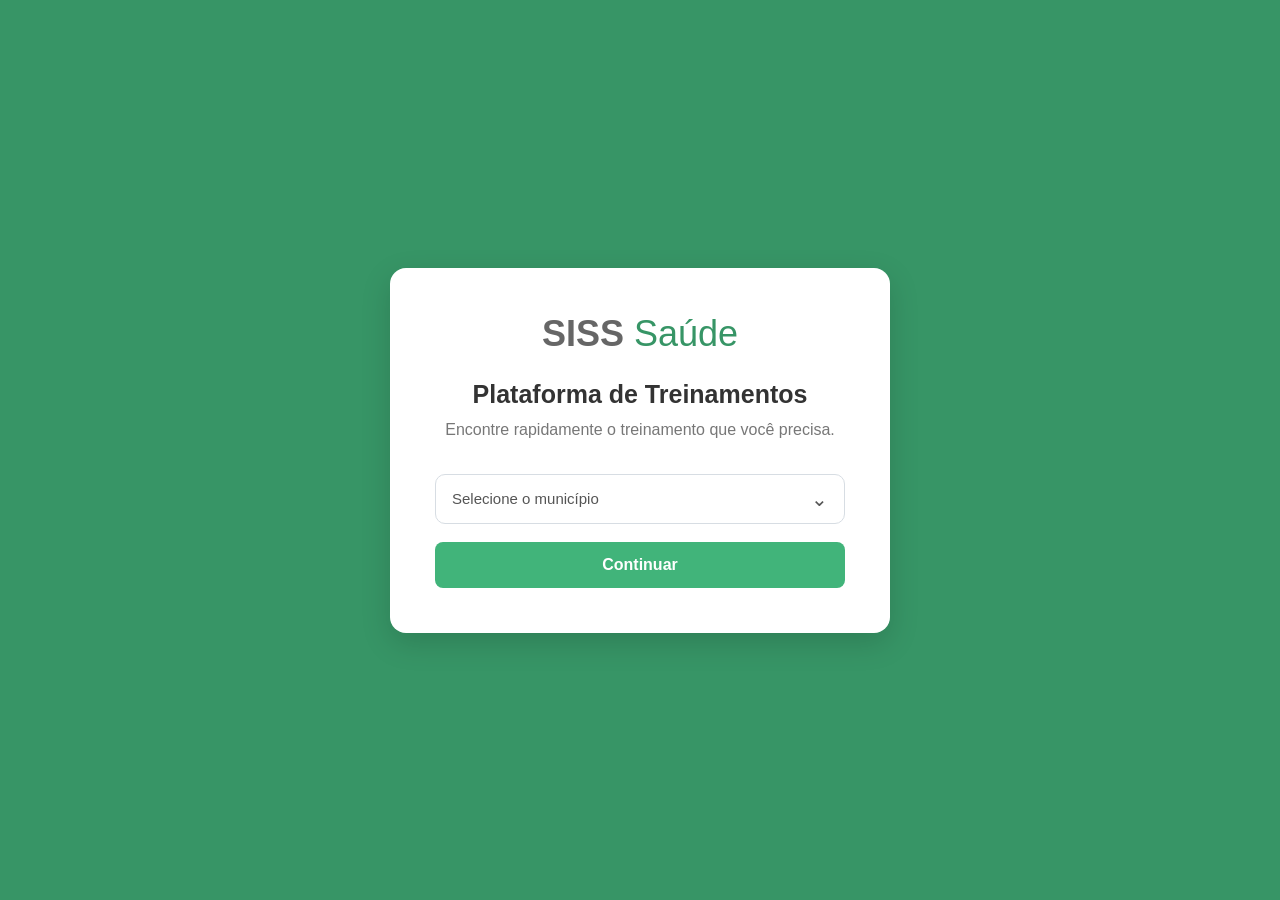
<file: index.html>
<!DOCTYPE html>
<html lang="pt-BR">
<head>
    <meta charset="UTF-8">
    <meta name="viewport" content="width=device-width, initial-scale=1.0">
    <title>Plataforma de Treinamentos</title>

    <link rel="stylesheet" href="css/style.css">
</head>

<body>

    <main class="welcome-container">

        <section class="welcome-card">

            <div class="logo-container">
                <h1>SISS <span>Saúde</span></h1>
            </div>

            <h2>Plataforma de Treinamentos</h2>

            <p>
                Encontre rapidamente o treinamento que você precisa.
            </p>

            <div class="select-custom" id="selectMunicipio">

    <button type="button" class="select-trigger">
        <span id="municipioSelecionadoTexto">
            Selecione o município
        </span>

        <span class="select-seta">⌄</span>
    </button>

    <div class="select-opcoes">

        <button type="button" data-value="Osasco">
            Osasco
        </button>

        <button type="button" data-value="Itu">
            Itu
        </button>

        <button type="button" data-value="Guarulhos">
            Guarulhos
        </button>

        <!--<button type="button" data-value="Santo André">
            Santo André
        </button>

        <button type="button" data-value="Valinhos">
            Valinhos
        </button>

        <button type="button" data-value="Barueri">
            Barueri
        </button>

        <button type="button" data-value="Mauá">
            Mauá
        </button>

        <button type="button" data-value="Jundiaí">
            Jundiaí
        </button>

        <button type="button" data-value="Águas Lindas">
            Águas Lindas
        </button>

        <button type="button" data-value="Itumbiara">
            Itumbiara
        </button>

        <button type="button" data-value="Piracicaba">
            Piracicaba
        </button>

        <button type="button" data-value="SAD">
            SAD
        </button>

        <button type="button" data-value="Campos">
            Campos
        </button>

        <button type="button" data-value="São Vicente">
            São Vicente
        </button>

        <button type="button" data-value="Paulínia">
            Paulínia
        </button>-->

    </div><br>

</div>

            <button id="btnContinuar">
                Continuar
            </button>

        </section>

    </main>

    <script src="js/app.js"></script>

</body>
</html>
</file>
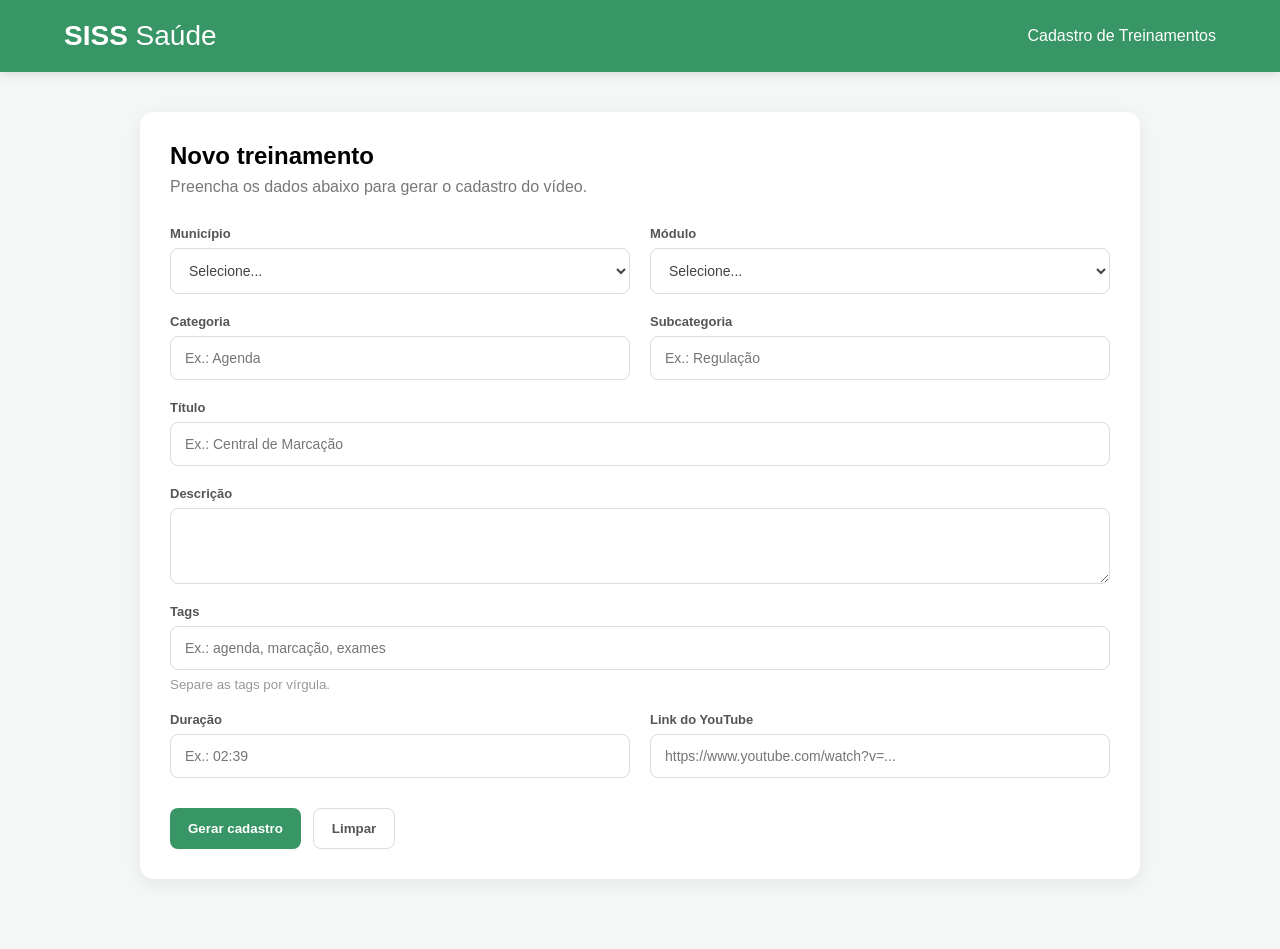
<file: admin.html>
<!doctype html>
<html lang="pt-BR">
  <head>
    <meta charset="UTF-8" />
    <meta name="viewport" content="width=device-width, initial-scale=1.0" />

    <title>Cadastro de Treinamentos</title>

    <link rel="stylesheet" href="css/style.css" />
  </head>

  <body class="admin-page">
    <header class="catalogo-header">
      <div class="catalogo-logo">SISS <span>Saúde</span></div>

      <div>Cadastro de Treinamentos</div>
    </header>

    <main class="admin-container">
      <section class="admin-card">
        <h1>Novo treinamento</h1>

        <p>Preencha os dados abaixo para gerar o cadastro do vídeo.</p>

        <div class="admin-grid">
          <div class="campo-form">
            <label for="adminMunicipio"> Município </label>

            <select id="adminMunicipio">
              <option value="">Selecione...</option>
              <option value="Osasco">Osasco</option>
              <option value="Itu">Itu</option>
              <option value="Guarulhos">Guarulhos</option>
              <option value="Santo André">Santo André</option>
              <option value="Valinhos">Valinhos</option>
              <option value="Barueri">Barueri</option>
              <option value="Mauá">Mauá</option>
              <option value="Jundiaí">Jundiaí</option>
              <option value="Águas Lindas">Águas Lindas</option>
              <option value="Itumbiara">Itumbiara</option>
              <option value="Piracicaba">Piracicaba</option>
              <option value="SAD">SAD</option>
              <option value="Campos">Campos</option>
              <option value="São Vicente">São Vicente</option>
              <option value="Paulínia">Paulínia</option>
            </select>
          </div>

          <div class="campo-form">
            <label for="adminModulo"> Módulo </label>

            <select id="adminModulo">
              <option value="">Selecione...</option>
              <option value="Ambulatorial">Ambulatorial</option>
              <option value="Hospitalar">Hospitalar</option>
            </select>
          </div>

          <div class="campo-form">
            <label for="adminCategoria"> Categoria </label>

            <input type="text" id="adminCategoria" placeholder="Ex.: Agenda" />
          </div>

          <div class="campo-form">
            <label for="adminSubcategoria"> Subcategoria </label>

            <input
              type="text"
              id="adminSubcategoria"
              placeholder="Ex.: Regulação"
            />
          </div>

          <div class="campo-form campo-largo">
            <label for="adminTitulo"> Título </label>

            <input
              type="text"
              id="adminTitulo"
              placeholder="Ex.: Central de Marcação"
            />
          </div>

          <div class="campo-form campo-largo">
            <label for="adminDescricao"> Descrição </label>

            <textarea
              id="adminDescricao"
              rows="3"
              placeholder="Descreva brevemente o treinamento"
            >
            </textarea>
          </div>

          <div class="campo-form campo-largo">
            <label for="adminTags"> Tags </label>

            <input
              type="text"
              id="adminTags"
              placeholder="Ex.: agenda, marcação, exames"
            />

            <small> Separe as tags por vírgula. </small>
          </div>

          <div class="campo-form">
            <label for="adminDuracao"> Duração </label>

            <input type="text" id="adminDuracao" placeholder="Ex.: 02:39" />
          </div>

          <div class="campo-form">
            <label for="adminVideoUrl"> Link do YouTube </label>

            <input
              type="url"
              id="adminVideoUrl"
              placeholder="https://www.youtube.com/watch?v=..."
            />
          </div>
        </div>

        <div class="admin-acoes">
          <button id="btnGerarCadastro">Gerar cadastro</button>

          <button id="btnLimparCadastro" class="btn-secundario">Limpar</button>
        </div>
      </section>

      <section
        id="resultadoAdmin"
        class="admin-resultado"
        style="display: none"
      >
        <div class="admin-resultado-topo">
          <h2>JSON gerado</h2>

          <button id="btnCopiarJson">Copiar JSON</button>
        </div>

        <pre id="jsonGerado"></pre>
      </section>
    </main>

    <script src="js/admin.js"></script>
  </body>
</html>
</file>
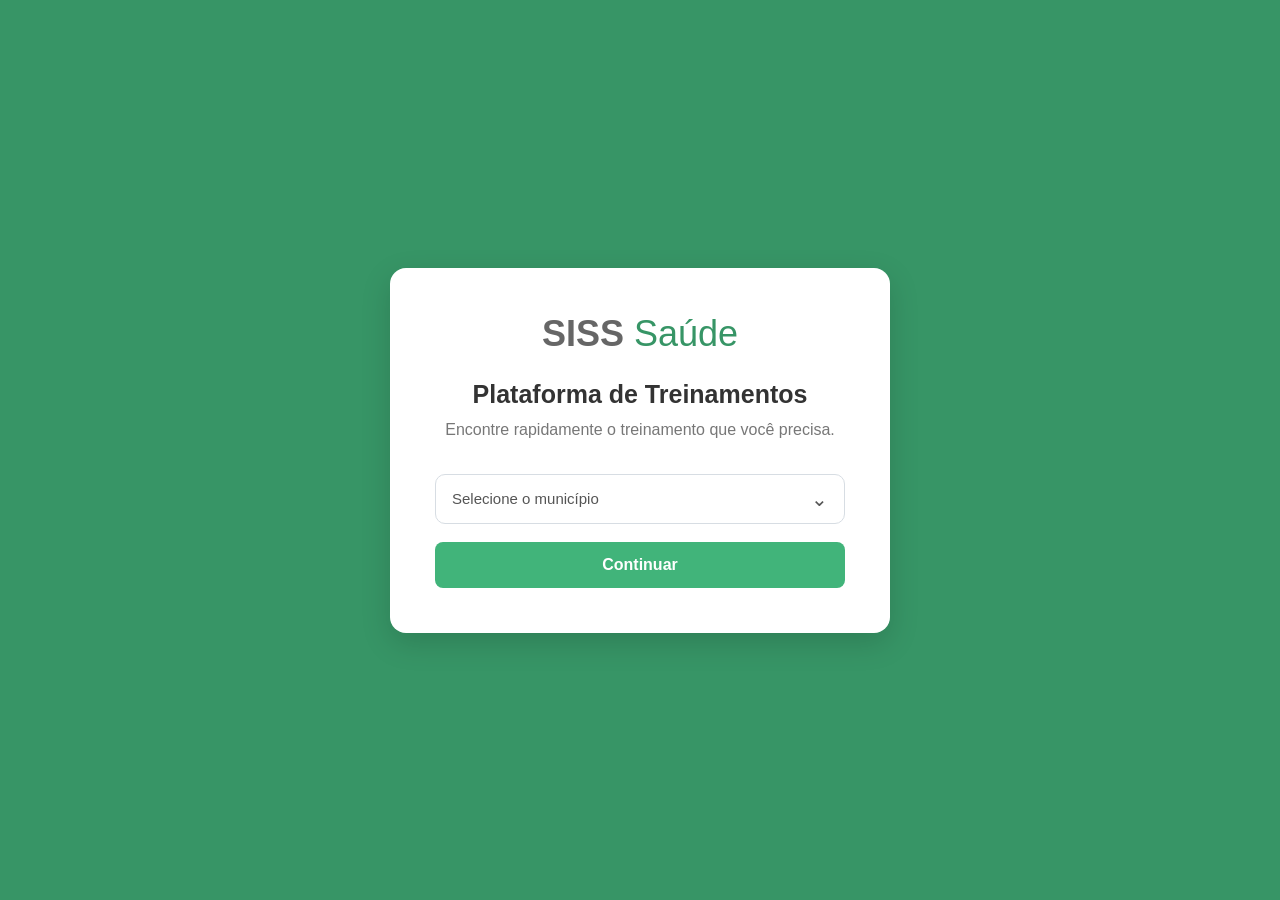
<file: catalogo.html>
<!doctype html>
<html lang="pt-BR">
  <head>
    <meta charset="UTF-8" />
    <meta name="viewport" content="width=device-width, initial-scale=1.0" />

    <title>Catálogo de Treinamentos</title>

    <link rel="stylesheet" href="css/style.css" />
  </head>

  <body class="catalogo-page">
    <!-- CABEÇALHO -->
    <header class="catalogo-header">
      <div class="catalogo-logo">SISS <span>Saúde</span></div>

      <nav class="catalogo-nav">
        <button class="nav-link ativo" data-modulo="Todos">Início</button>

        <button class="nav-link" data-modulo="Ambulatorial">
          Ambulatorial
        </button>

        <button class="nav-link" data-modulo="Hospitalar">Hospitalar</button>

        <a href="manual.html" class="nav-link"> Manual </a>
      </nav>

      <div class="municipio-atual">
        Município:

        <strong id="nomeMunicipio"></strong>

        <button id="btnTrocarMunicipio">Trocar</button>
      </div>
    </header>

    <!-- CONTEÚDO PRINCIPAL -->
    <main class="catalogo-container">
      <!-- ÁREA SUPERIOR -->
      <section class="catalogo-intro">
        <h1 id="tituloCatalogo">Treinamentos</h1>

        <p id="mensagemMunicipio"></p>

        <!-- PESQUISA -->
        <div class="search-container">
          <input
            type="text"
            id="campoPesquisa"
            placeholder="O que você deseja aprender?"
            autocomplete="off"
          />

          <div id="sugestoesPesquisa" class="sugestoes-pesquisa"></div>
        </div>

        <!-- FILTROS -->
        <div class="filtros-container">
          <!-- CATEGORIA -->
          <div class="filtro-grupo">
            <label> Categoria </label>

            <div class="select-custom filtro-custom" id="selectCategoria">
              <button type="button" class="select-trigger">
                <span id="categoriaSelecionadaTexto">
                  Todas as categorias
                </span>

                <span class="select-seta"> ⌄ </span>
              </button>

              <div class="select-opcoes" id="opcoesCategoria"></div>
            </div>
          </div>

          <!-- SUBCATEGORIA -->
          <div class="filtro-grupo">
            <label> Subcategoria </label>

            <div class="select-custom filtro-custom" id="selectSubcategoria">
              <button type="button" class="select-trigger">
                <span id="subcategoriaSelecionadaTexto">
                  Todas as subcategorias
                </span>

                <span class="select-seta"> ⌄ </span>
              </button>

              <div class="select-opcoes" id="opcoesSubcategoria"></div>
            </div>
          </div>

          <!-- BOTÃO LIMPAR -->
          <div class="filtro-acoes">
            <button type="button" id="btnLimparFiltros">Limpar filtros</button>
          </div>
        </div>
      </section>

      <!-- RESULTADOS DA PESQUISA -->
      <section id="resultadoPesquisa" class="resultado-pesquisa"></section>

      <!-- CATÁLOGO -->
      <section id="catalogoVideos">
        <!-- AMBULATORIAL -->
        <div class="categoria-section">
          <h2>Ambulatorial</h2>

          <div id="videosAmbulatorial" class="video-row"></div>
        </div>

        <!-- HOSPITALAR -->
        <div class="categoria-section">
          <h2>Hospitalar</h2>

          <div id="videosHospitalar" class="video-row"></div>
        </div>
      </section>
    </main>

    <!-- JAVASCRIPT -->
    <script src="js/catalogo.js"></script>
  </body>
</html>
</file>
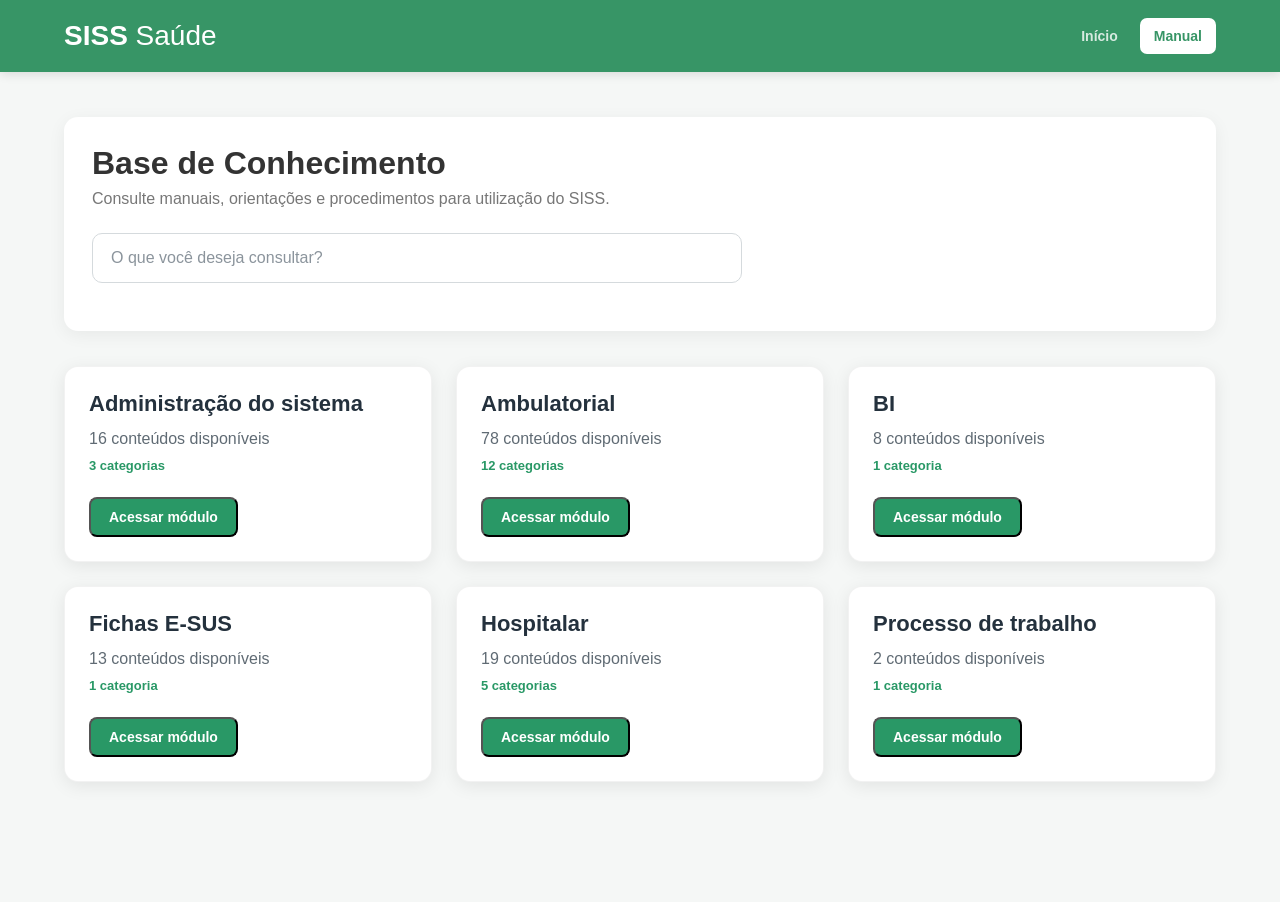
<file: manual.html>
<!doctype html>
<html lang="pt-BR">
  <head>
    <meta charset="UTF-8" />

    <meta
      name="viewport"
      content="width=device-width, initial-scale=1.0"
    />

    <title>Manual | SISS Saúde</title>

    <link
      rel="stylesheet"
      href="css/style.css"
    />
  </head>

  <body class="catalogo-page manual-page">

    <!-- CABEÇALHO -->
    <header class="catalogo-header">

      <div class="catalogo-logo">
        SISS <span>Saúde</span>
      </div>

      <nav class="catalogo-nav">

        <a
          href="catalogo.html"
          class="nav-link"
        >
          Início
        </a>

        <a
          href="manual.html"
          class="nav-link ativo"
        >
          Manual
        </a>

      </nav>

    </header>


    <!-- CONTEÚDO -->
    <main class="catalogo-container">

      <!-- INTRODUÇÃO -->
      <section class="catalogo-intro">

        <h1>
          Base de Conhecimento
        </h1>

        <p>
          Consulte manuais, orientações e
          procedimentos para utilização do SISS.
        </p>

        <div class="search-container">

          <input
            type="text"
            id="campoPesquisaManual"
            placeholder="O que você deseja consultar?"
            autocomplete="off"
          />

        </div>

      </section>


      <!-- CONTEÚDO DINÂMICO -->
      <section class="manual-container"></section>

    </main>


    <!-- JAVASCRIPT -->
    <script src="js/manual.js"></script>

  </body>
</html>
</file>
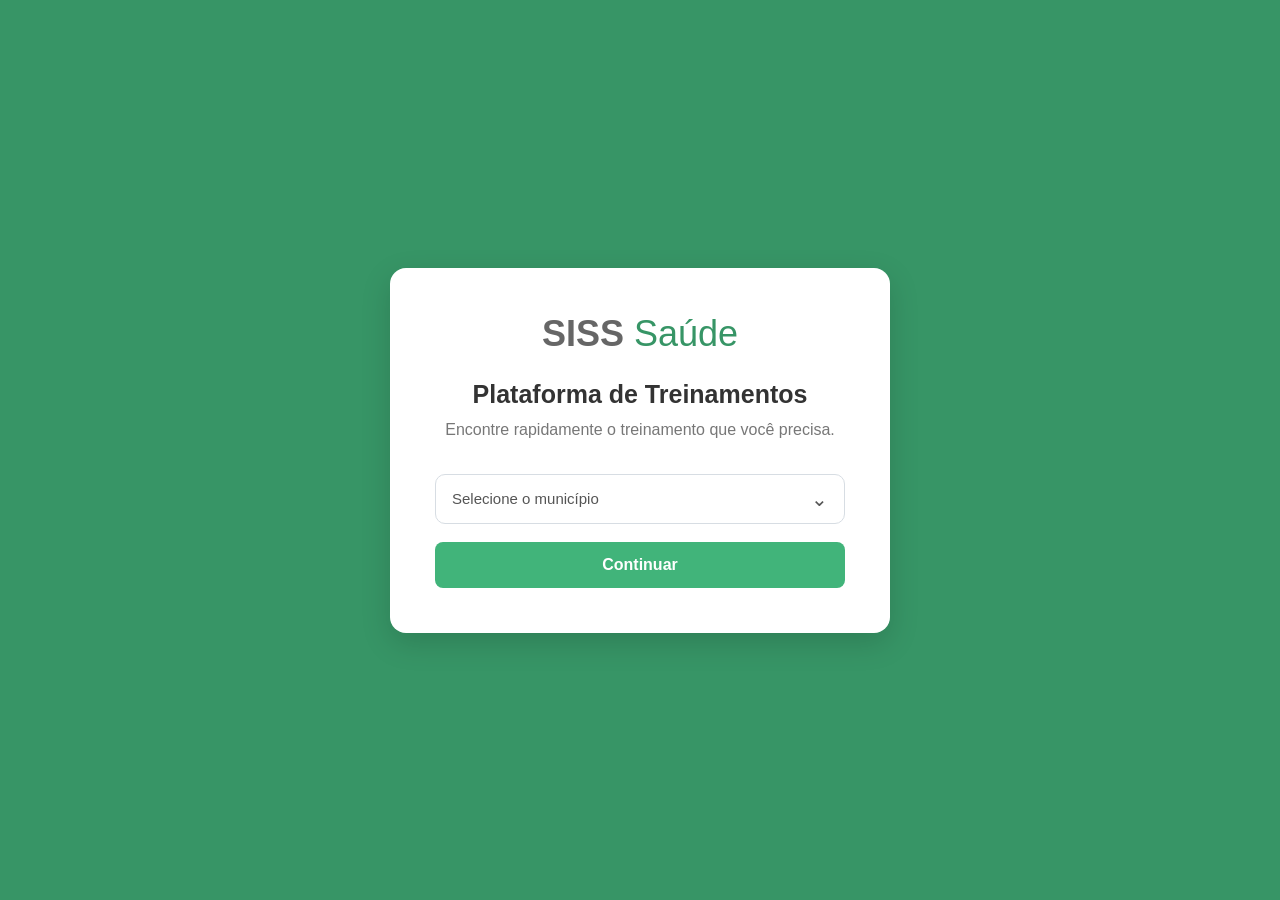
<file: video.html>
<!doctype html>
<html lang="pt-BR">
  <head>
    <meta charset="UTF-8" />
    <meta name="viewport" content="width=device-width, initial-scale=1.0" />

    <title>Treinamento</title>

    <link rel="stylesheet" href="css/style.css" />
  </head>

  <body class="video-page">
    <header class="catalogo-header">
      <div class="catalogo-logo">SISS <span>Saúde</span></div>

      <div class="municipio-atual">
        Município:
        <strong id="nomeMunicipio"></strong>

        <button id="btnVoltarCatalogo">⇦ Voltar</button>
      </div>
    </header>

    <main class="video-container">
      <section class="video-conteudo">
        <div class="breadcrumb" id="breadcrumb"></div>

        <h1 id="videoTitulo"></h1>

        <p class="video-descricao" id="videoDescricao"></p>

        <div class="player-container">
          <iframe
            id="youtubePlayer"
            src=""
            title="Player de treinamento"
            frameborder="0"
            allow="
              accelerometer;
              autoplay;
              clipboard-write;
              encrypted-media;
              gyroscope;
              picture-in-picture;
              web-share;
            "
            allowfullscreen
          >
          </iframe>
        </div>

        <div class="video-detalhes">
          <span id="videoModulo"></span>

          <span id="videoDuracaoDetalhe"></span>
        </div>
      </section>

      <section class="relacionados-section">
        <h2>Treinamentos relacionados</h2>

        <div id="videosRelacionados" class="video-row"></div>
      </section>
    </main>

    <script src="js/video.js"></script>
  </body>
</html>
</file>
<file: css/style.css>
* {
  margin: 0;
  padding: 0;
  box-sizing: border-box;
}

body {
  font-family: Arial, sans-serif;
  background: #379566;
  min-height: 100vh;
}

.welcome-container {
  min-height: 100vh;
  display: flex;
  align-items: center;
  justify-content: center;
  padding: 20px;
}

.welcome-card {
  width: 100%;
  max-width: 500px;
  background: #ffffff;
  border-radius: 16px;
  padding: 45px;
  text-align: center;
  box-shadow: 0 10px 30px rgba(0, 0, 0, 0.15);
}

.logo-container {
  margin-bottom: 25px;
}

.logo-container h1 {
  font-size: 36px;
  color: #666666;
  font-weight: 700;
}

.logo-container span {
  color: #379566;
  font-weight: 400;
}

.welcome-card h2 {
  font-size: 25px;
  color: #333333;
  margin-bottom: 12px;
}

.welcome-card p {
  color: #777777;
  margin-bottom: 35px;
}

.municipio-container {
  text-align: left;
  margin-bottom: 25px;
}

.municipio-container label {
  display: block;
  margin-bottom: 8px;
  color: #555555;
  font-weight: 600;
}

.municipio-container select {
  width: 100%;
  padding: 14px;
  border: 1px solid #dddddd;
  border-radius: 8px;
  font-size: 16px;
  background: #ffffff;
  cursor: pointer;
}

#btnContinuar {
  width: 100%;
  padding: 14px;
  border: none;
  border-radius: 8px;
  background: #41b47a;
  color: #ffffff;
  font-size: 16px;
  font-weight: 600;
  cursor: pointer;
  transition: 0.2s;
}

#btnContinuar:hover {
  background: #379566;
}

@media (max-width: 600px) {
  .welcome-card {
    padding: 30px 25px;
  }

  .logo-container h1 {
    font-size: 30px;
  }

  .welcome-card h2 {
    font-size: 21px;
  }
}

/* ========================================
   CATÁLOGO
======================================== */

.catalogo-page {
  background: #f5f7f6;
  min-height: 100vh;
  color: #333333;
}

/* HEADER */

.catalogo-header {
  position: sticky;
  top: 0; 
  z-index: 2000;
  height: 72px;
  background: #379566;

  display: flex;
  align-items: center;
  justify-content: space-between;

  padding: 0 5%;

  color: #ffffff;

  box-shadow: 0 2px 10px rgba(0, 0, 0, 0.12);
}

.catalogo-logo {
  font-size: 28px;
  font-weight: 700;
}

.catalogo-logo span {
  font-weight: 300;
}

.municipio-atual {
  display: flex;
  align-items: center;
  gap: 8px;

  font-size: 14px;
}

#btnTrocarMunicipio {
  margin-left: 10px;

  border: 1px solid rgba(255, 255, 255, 0.7);
  background: transparent;

  color: #ffffff;

  padding: 8px 14px;

  border-radius: 6px;

  cursor: pointer;

  transition: 0.2s;
}

#btnTrocarMunicipio:hover {
  background: #ffffff;
  color: #379566;
}

/* CONTEÚDO */

.catalogo-container {
  width: 90%;
  max-width: 1400px;

  margin: 0 auto;

  padding: 45px 0 70px;
}

/* INTRODUÇÃO */

.catalogo-intro {
  margin-bottom: 45px;
}

.catalogo-intro h1 {
  font-size: 32px;
  margin-bottom: 8px;
}

.catalogo-intro p {
  color: #777777;
  margin-bottom: 25px;
}

/* PESQUISA */

.search-container {
  max-width: 650px;
}

#campoPesquisa {
  width: 100%;

  padding: 16px 20px;

  border: 1px solid #dddddd;

  border-radius: 10px;

  background: #ffffff;

  font-size: 16px;

  outline: none;

  transition: 0.2s;

  box-shadow: 0 3px 12px rgba(0, 0, 0, 0.05);
}

#campoPesquisa:focus {
  border-color: #379566;

  box-shadow: 0 0 0 3px rgba(55, 149, 102, 0.12);
}

/* SEÇÕES */

.categoria-section {
  margin-bottom: 50px;
}

.categoria-section h2 {
  font-size: 23px;

  margin-bottom: 18px;

  color: #333333;
}

/* FILEIRA DE VÍDEOS */

.video-row {
  display: flex;

  gap: 20px;

  overflow-x: auto;

  padding: 5px 5px 20px;

  scroll-behavior: smooth;
}

/* Scrollbar */

.video-row::-webkit-scrollbar {
  height: 7px;
}

.video-row::-webkit-scrollbar-track {
  background: #eeeeee;
  border-radius: 10px;
}

.video-row::-webkit-scrollbar-thumb {
  background: #bbbbbb;
  border-radius: 10px;
}

.video-row::-webkit-scrollbar-thumb:hover {
  background: #379566;
}

/* CARD */

.video-card {
  flex: 0 0 300px;

  background: #ffffff;

  border-radius: 12px;

  overflow: hidden;

  cursor: pointer;

  box-shadow: 0 4px 15px rgba(0, 0, 0, 0.08);

  transition:
    transform 0.25s ease,
    box-shadow 0.25s ease;
}

.video-card:hover {
  transform: translateY(-6px);

  box-shadow: 0 10px 25px rgba(0, 0, 0, 0.14);
}

/* THUMBNAIL */

.video-thumbnail {
  height: 165px;

  background-color: #379566;

  background-size: cover;
  background-position: center;

  display: flex;
  align-items: center;
  justify-content: center;

  position: relative;
}

.video-thumbnail::after {
  content: "";

  position: absolute;
  inset: 0;

  background: rgba(0, 0, 0, 0.12);

  transition: 0.2s;
}

.video-card:hover .video-thumbnail::after {
  background: rgba(0, 0, 0, 0.25);
}

.play-icon {
  position: relative;
  z-index: 2;
}

.video-time {
  position: absolute;

  right: 8px;
  bottom: 8px;

  z-index: 2;

  background: rgba(0, 0, 0, 0.8);

  color: #ffffff;

  font-size: 12px;
  font-weight: 600;

  padding: 4px 7px;

  border-radius: 4px;
}

.play-icon {
  width: 52px;
  height: 52px;

  display: flex;
  align-items: center;
  justify-content: center;

  background: rgba(255, 255, 255, 0.95);

  color: #379566;

  border-radius: 50%;

  font-size: 19px;

  padding-left: 4px;

  box-shadow: 0 3px 10px rgba(0, 0, 0, 0.15);
}

/* INFORMAÇÕES */

.video-info {
  padding: 18px;
}

.video-categoria {
  display: block;

  color: #379566;

  font-size: 12px;
  font-weight: 700;

  text-transform: uppercase;

  margin-bottom: 8px;
}

.video-info h3 {
  font-size: 18px;

  color: #333333;

  margin-bottom: 8px;
}

.video-info p {
  font-size: 14px;

  line-height: 1.5;

  color: #777777;

  margin-bottom: 15px;
}

/* SEM VÍDEOS */

.sem-videos {
  color: #999999;

  font-size: 14px;

  padding: 20px 0;
}

/* RESPONSIVO */

@media (max-width: 700px) {
  .catalogo-header {
    height: auto;

    padding: 18px 5%;

    flex-direction: column;

    align-items: flex-start;

    gap: 12px;
  }

  .municipio-atual {
    width: 100%;

    justify-content: space-between;
  }

  .catalogo-container {
    width: 92%;

    padding-top: 30px;
  }

  .catalogo-intro h1 {
    font-size: 27px;
  }

  .video-card {
    flex-basis: 260px;
  }

  .video-thumbnail {
    height: 145px;
  }
}

/* ========================================
   RESULTADOS DA PESQUISA
======================================== */

.resultado-pesquisa {
  margin-bottom: 50px;
}

.titulo-resultados {
  font-size: 22px;
  margin-bottom: 20px;
  color: #333333;
}

.resultado-grid {
  display: flex;
  flex-wrap: wrap;
  gap: 20px;
}

.resultado-grid .video-card {
  flex: 0 0 300px;
}

.nenhum-resultado {
  background: #ffffff;
  padding: 30px;
  border-radius: 12px;
  box-shadow: 0 4px 15px rgba(0, 0, 0, 0.06);
}

.nenhum-resultado h2 {
  font-size: 20px;
  margin-bottom: 8px;
}

.nenhum-resultado p {
  color: #777777;
  line-height: 1.5;
}

/* ========================================
   PÁGINA DO VÍDEO
======================================== */

.video-page {
  background: #f5f7f6;
  min-height: 100vh;
}

.video-container {
  width: 90%;
  max-width: 1200px;

  margin: 0 auto;

  padding: 40px 0 70px;
}

.video-conteudo {
  margin-bottom: 50px;
}

.breadcrumb {
  color: #379566;

  font-size: 14px;
  font-weight: 600;

  margin-bottom: 12px;
}

.video-conteudo h1 {
  font-size: 32px;

  color: #333333;

  margin-bottom: 10px;
}

.video-descricao {
  color: #777777;

  line-height: 1.6;

  margin-bottom: 25px;
}

.player-container {
  width: 100%;

  aspect-ratio: 16 / 9;

  background: #000000;

  border-radius: 14px;

  overflow: hidden;

  box-shadow: 0 8px 25px rgba(0, 0, 0, 0.15);
}

.player-container iframe {
  width: 100%;
  height: 100%;

  display: block;
}

.video-detalhes {
  display: flex;

  gap: 12px;

  margin-top: 18px;
}

.video-detalhes span {
  background: #ffffff;

  color: #555555;

  padding: 8px 12px;

  border-radius: 7px;

  font-size: 13px;

  box-shadow: 0 2px 8px rgba(0, 0, 0, 0.06);
}

.relacionados-section {
  margin-top: 50px;
}

.relacionados-section h2 {
  font-size: 22px;

  margin-bottom: 20px;
}

@media (max-width: 700px) {
  .video-container {
    width: 92%;

    padding-top: 30px;
  }

  .video-conteudo h1 {
    font-size: 25px;
  }

  .video-detalhes {
    flex-wrap: wrap;
  }
}

/* ========================================
   CATEGORIAS DO CATÁLOGO
======================================== */

.modulo-section {
  margin-bottom: 60px;
}

.modulo-header {
  margin-bottom: 25px;
}

.modulo-header h2 {
  font-size: 26px;
  color: #333333;
}

.categorias-container {
  display: flex;
  flex-direction: column;
  gap: 35px;
}

.categoria-catalogo h3 {
  font-size: 19px;
  color: #444444;
  margin-bottom: 14px;
}

.subcategorias-row {
  display: flex;
  gap: 15px;
  flex-wrap: wrap;
}

.subcategoria-card {
  min-width: 180px;

  display: flex;
  align-items: center;
  gap: 12px;

  background: #ffffff;

  border: 1px solid #e5e5e5;
  border-radius: 10px;

  padding: 16px 18px;

  cursor: pointer;

  box-shadow: 0 3px 12px rgba(0, 0, 0, 0.06);

  transition:
    transform 0.2s,
    border-color 0.2s,
    box-shadow 0.2s;
}

.subcategoria-card:hover {
  transform: translateY(-3px);

  border-color: #379566;

  box-shadow: 0 7px 18px rgba(0, 0, 0, 0.1);
}

.subcategoria-icon {
  width: 34px;
  height: 34px;

  display: flex;
  align-items: center;
  justify-content: center;

  flex-shrink: 0;

  background: #379566;

  color: #ffffff;

  border-radius: 50%;

  font-size: 12px;
}

.subcategoria-nome {
  font-size: 14px;
  font-weight: 600;

  color: #444444;

  text-align: left;
}

/* TELA DE SUBCATEGORIA */

.subcategoria-topo {
  display: flex;
  align-items: center;
  gap: 20px;

  margin-bottom: 25px;
}

.subcategoria-topo h2 {
  font-size: 25px;

  margin-top: 3px;
}

.subcategoria-caminho {
  color: #379566;

  font-size: 13px;
  font-weight: 700;
}

.btn-voltar {
  border: none;

  background: #ffffff;

  color: #379566;

  padding: 10px 14px;

  border-radius: 8px;

  cursor: pointer;

  font-weight: 600;

  box-shadow: 0 2px 8px rgba(0, 0, 0, 0.08);
}

.btn-voltar:hover {
  background: #379566;
  color: #ffffff;
}

/* RESPONSIVO */

@media (max-width: 700px) {
  .subcategorias-row {
    display: grid;

    grid-template-columns: repeat(2, 1fr);
  }

  .subcategoria-card {
    min-width: 0;
    width: 100%;
  }
}

@media (max-width: 450px) {
  .subcategorias-row {
    grid-template-columns: 1fr;
  }
}

/* ========================================
   BARRA DE PESQUISA E FILTROS
======================================== */

.search-container {
  margin-bottom: 20px;
}

.filtros-container {
  display: flex;
  gap: 16px;
  flex-wrap: wrap;
  margin-top: 18px;
}

.filtro-grupo {
  display: flex;
  flex-direction: column;
  gap: 7px;
  min-width: 220px;
}

.filtro-grupo label {
  font-size: 13px;
  font-weight: 700;
  color: #555555;
}

/* Deixa busca e filtros mais próximos visualmente */

.catalogo-intro {
  background: #ffffff;

  padding: 28px;

  border-radius: 14px;

  box-shadow: 0 4px 18px rgba(0, 0, 0, 0.06);

  margin-bottom: 40px;
}

/* Campo de pesquisa */

#campoPesquisa {
  width: 100%;
  max-width: none;

  padding: 15px 18px;

  border: 1px solid #dddddd;
  border-radius: 9px;

  font-size: 15px;

  background: #ffffff;

  outline: none;

  transition:
    border-color 0.2s,
    box-shadow 0.2s;
}

#campoPesquisa:focus {
  border-color: #379566;

  box-shadow: 0 0 0 3px rgba(55, 149, 102, 0.12);
}

/* Responsivo */

@media (max-width: 700px) {
  .catalogo-intro {
    padding: 22px;
  }

  .filtros-container {
    flex-direction: column;
  }

  .filtro-grupo {
    width: 100%;
    min-width: 0;
  }
}

/* ========================================
   NAVBAR DO CATÁLOGO
======================================== */

/* ========================================
   NAVBAR DO CATÁLOGO
======================================== */

.catalogo-nav {
  display: flex;
  align-items: center;
  gap: 8px;
}

.nav-link {
  display: inline-flex;
  align-items: center;
  justify-content: center;

  border: none;
  background: transparent;

  color: rgba(255, 255, 255, 0.8);

  padding: 10px 14px;
  border-radius: 7px;

  font-family: inherit;
  font-size: 14px;
  font-weight: 600;

  /* Remove o sublinhado dos links */
  text-decoration: none;

  cursor: pointer;

  transition:
    background 0.2s,
    color 0.2s;
}


/* HOVER */

.nav-link:hover {
  background: rgba(255, 255, 255, 0.12);
  color: #ffffff;

  text-decoration: none;
}


/* ITEM ATIVO */

.nav-link.ativo {
  background: #ffffff;
  color: #379566;

  text-decoration: none;
}


/* GARANTE QUE LINKS NÃO FIQUEM SUBLINHADOS */

a.nav-link,
a.nav-link:visited,
a.nav-link:hover,
a.nav-link:focus,
a.nav-link:active {
  text-decoration: none;
}


/* ========================================
   RESPONSIVO
======================================== */

@media (max-width: 850px) {

  .catalogo-header {
    flex-wrap: wrap;
    gap: 15px;
    padding-top: 15px;
    padding-bottom: 15px;
  }

  .catalogo-nav {
    order: 3;
    width: 100%;
    overflow-x: auto;
  }

  .nav-link {
    white-space: nowrap;
  }
}

.video-classificacao {
  display: flex;
  flex-direction: column;
  gap: 5px;
  margin-bottom: 10px;
}

.video-modulo {
  width: fit-content;

  background: rgba(55, 149, 102, 0.1);
  color: #379566;

  padding: 4px 8px;

  border-radius: 5px;

  font-size: 10px;
  font-weight: 800;

  text-transform: uppercase;
  letter-spacing: 0.5px;
}

.video-categoria {
  color: #777777;

  font-size: 12px;
  font-weight: 600;

  text-transform: none;

  margin-bottom: 0;
}

/* ========================================
   SUGESTÕES DA PESQUISA
======================================== */

.search-container {
  position: relative;
}

.sugestoes-pesquisa {
  display: none;

  position: absolute;

  top: calc(100% + 8px);
  left: 0;
  right: 0;

  z-index: 100;

  background: #ffffff;

  border: 1px solid #e5e5e5;
  border-radius: 10px;

  overflow: hidden;

  box-shadow: 0 10px 30px rgba(0, 0, 0, 0.12);
}

.sugestoes-pesquisa.ativo {
  display: block;
}

.sugestao-item {
  width: 100%;

  display: flex;
  align-items: center;
  gap: 12px;

  padding: 10px;

  border: none;
  border-bottom: 1px solid #eeeeee;

  background: #ffffff;

  text-align: left;

  cursor: pointer;

  transition: background 0.2s;
}

.sugestao-item:last-child {
  border-bottom: none;
}

.sugestao-item:hover {
  background: #f5f7f6;
}

.sugestao-thumbnail {
  width: 80px;
  height: 46px;

  flex-shrink: 0;

  background-color: #eeeeee;
  background-size: cover;
  background-position: center;

  border-radius: 6px;
}

.sugestao-info {
  flex: 1;

  min-width: 0;

  display: flex;
  flex-direction: column;

  gap: 4px;
}

.sugestao-info strong {
  color: #333333;

  font-size: 14px;

  white-space: nowrap;
  overflow: hidden;
  text-overflow: ellipsis;
}

.sugestao-info span {
  color: #777777;

  font-size: 11px;

  white-space: nowrap;
  overflow: hidden;
  text-overflow: ellipsis;
}

.sugestao-play {
  color: #379566;

  font-size: 14px;

  margin-right: 5px;
}

/* CELULAR */

@media (max-width: 600px) {
  .sugestao-thumbnail {
    width: 65px;
    height: 40px;
  }

  .sugestao-info strong {
    font-size: 13px;
  }
}

/* ========================================
   BOTÃO VOLTAR - PÁGINA DE VÍDEO
======================================== */

#btnVoltarCatalogo {
  border: 1px solid rgba(255, 255, 255, 0.75);

  background: transparent;

  color: #ffffff;

  padding: 9px 16px;

  border-radius: 7px;

  font-size: 13px;
  font-weight: 600;

  cursor: pointer;

  transition:
    background 0.2s ease,
    color 0.2s ease,
    transform 0.2s ease;
}

#btnVoltarCatalogo:hover {
  background: #ffffff;

  color: #379566;

  transform: translateY(-1px);
}

#btnVoltarCatalogo:active {
  transform: translateY(0);
}

/* ========================================
   LIMPAR FILTROS
======================================== */

.filtro-acoes {
  display: flex;
  align-items: flex-end;
}

#btnLimparFiltros {
  height: 44px;

  padding: 0 16px;

  border: 1px solid #dddddd;
  border-radius: 8px;

  background: #ffffff;
  color: #666666;

  font-size: 13px;
  font-weight: 600;

  cursor: pointer;

  transition:
    border-color 0.2s,
    color 0.2s,
    background 0.2s;
}

#btnLimparFiltros:hover {
  border-color: #379566;
  color: #379566;
  background: #f7fbf9;
}

@media (max-width: 700px) {
  .filtro-acoes {
    width: 100%;
  }

  #btnLimparFiltros {
    width: 100%;
  }
}

/* ========================================
   ADMIN
======================================== */

.admin-page {
  min-height: 100vh;
  background: #f5f7f6;
}

.admin-container {
  width: 90%;
  max-width: 1000px;

  margin: 0 auto;

  padding: 40px 0 70px;
}

.admin-card,
.admin-resultado {
  background: #ffffff;

  border-radius: 14px;

  padding: 30px;

  box-shadow: 0 4px 18px rgba(0, 0, 0, 0.07);
}

.admin-card h1 {
  margin-bottom: 8px;
}

.admin-card > p {
  color: #777777;

  margin-bottom: 30px;
}

.admin-grid {
  display: grid;

  grid-template-columns: repeat(2, 1fr);

  gap: 20px;
}

.campo-form {
  display: flex;
  flex-direction: column;

  gap: 7px;
}

.campo-largo {
  grid-column: 1 / -1;
}

.campo-form label {
  font-size: 13px;
  font-weight: 700;

  color: #555555;
}

.campo-form input,
.campo-form select,
.campo-form textarea {
  width: 100%;

  padding: 13px 14px;

  border: 1px solid #dddddd;

  border-radius: 8px;

  background: #ffffff;

  color: #444444;

  font-family: inherit;
  font-size: 14px;

  outline: none;
}

.campo-form input:focus,
.campo-form select:focus,
.campo-form textarea:focus {
  border-color: #379566;

  box-shadow: 0 0 0 3px rgba(55, 149, 102, 0.12);
}

.campo-form textarea {
  resize: vertical;
}

.campo-form small {
  color: #999999;
}

.admin-acoes {
  display: flex;
  gap: 12px;

  margin-top: 30px;
}

#btnGerarCadastro,
#btnCopiarJson {
  border: none;

  background: #379566;

  color: #ffffff;

  padding: 12px 18px;

  border-radius: 8px;

  font-weight: 600;

  cursor: pointer;
}

#btnGerarCadastro:hover,
#btnCopiarJson:hover {
  background: #2f8058;
}

.btn-secundario {
  border: 1px solid #dddddd;

  background: #ffffff;

  color: #555555;

  padding: 12px 18px;

  border-radius: 8px;

  font-weight: 600;

  cursor: pointer;
}

.admin-resultado {
  margin-top: 30px;
}

.admin-resultado-topo {
  display: flex;

  align-items: center;
  justify-content: space-between;

  gap: 20px;

  margin-bottom: 20px;
}

#jsonGerado {
  padding: 20px;

  background: #1f2522;

  color: #ffffff;

  border-radius: 10px;

  overflow-x: auto;

  line-height: 1.5;
}

@media (max-width: 700px) {
  .admin-grid {
    grid-template-columns: 1fr;
  }

  .campo-largo {
    grid-column: auto;
  }

  .admin-acoes {
    flex-direction: column;
  }

  #btnGerarCadastro,
  .btn-secundario {
    width: 100%;
  }
}
/* ==============================
   SELECT PERSONALIZADO
================================ */

.select-custom {
  position: relative;
  width: 100%;
}

.select-trigger {
  width: 100%;
  height: 50px;

  display: flex;
  align-items: center;
  justify-content: space-between;

  padding: 0 16px;

  background: #ffffff;

  border: 1px solid #d7dde3;
  border-radius: 10px;

  font-size: 15px;
  color: #555;

  cursor: pointer;

  transition: 0.2s;
}

.select-trigger:hover {
  border-color: #41b883;
}

.select-custom.aberto .select-trigger {
  border-color: #41b883;

  box-shadow: 0 0 0 3px rgba(65, 184, 131, 0.15);
}

.select-seta {
  font-size: 20px;
  transition: transform 0.2s;
}

.select-custom.aberto .select-seta {
  transform: rotate(180deg);
}

/* lista */

.select-opcoes {
  position: absolute;

  top: calc(100% + 6px);
  left: 0;

  width: 100%;
  max-height: 260px;

  overflow-y: auto;

  background: #ffffff;

  border: 1px solid #e2e6ea;
  border-radius: 10px;

  box-shadow: 0 10px 30px rgba(0, 0, 0, 0.12);

  padding: 6px;

  display: none;

  z-index: 1000;
}

.select-custom.aberto .select-opcoes {
  display: block;
}

/* município */

.select-opcoes button {
  width: 100%;

  border: none;
  background: transparent;

  padding: 11px 12px;

  text-align: left;

  font-size: 15px;
  color: #333;

  border-radius: 7px;

  cursor: pointer;

  transition: 0.15s;
}

.select-opcoes button:hover {
  background: #eef9f3;
  color: #299866;
}

/* scrollbar */

.select-opcoes::-webkit-scrollbar {
  width: 6px;
}

.select-opcoes::-webkit-scrollbar-thumb {
  background: #c9ced3;
  border-radius: 10px;
}
/* ========================================
   SELECT PERSONALIZADO - FILTROS
======================================== */

.filtro-custom {
  min-width: 220px;
}

.filtro-custom .select-trigger {
  height: 44px;

  padding: 0 14px;

  font-size: 14px;

  border-radius: 8px;
}

.filtro-custom .select-opcoes {
  max-height: 240px;
}

.filtro-custom .select-opcoes button {
  padding: 10px 12px;

  font-size: 14px;
}

/* opção atualmente selecionada */

.select-opcoes button.selecionado {
  background: #eef9f3;

  color: #299866;

  font-weight: 700;
}
.btn-video-externo {
    width: 100%;
    height: 100%;

    display: flex;
    align-items: center;
    justify-content: center;

    background: #379566;

    color: #ffffff;

    text-decoration: none;

    font-size: 18px;
    font-weight: 700;

    transition: 0.2s;
}

.btn-video-externo:hover {
    background: #2f8058;
}
/* ========================================
   CARROSSEL DE VÍDEOS
======================================== */

.carrossel-wrapper {
    position: relative;
    padding: 0 55px;
}

.video-row {
    overflow-x: auto;
    scroll-behavior: smooth;
}


/* SETAS */

.carrossel-seta {
    position: absolute;

    top: 50%;
    transform: translateY(-50%);

    width: 44px;
    height: 70px;

    display: flex;
    align-items: center;
    justify-content: center;

    border: none;
    border-radius: 8px;

    background: rgba(20, 30, 35, 0.9);

    color: #ffffff;

    font-size: 34px;

    cursor: pointer;

    z-index: 10;

    transition:
        opacity 0.2s,
        background 0.2s;
}


.carrossel-seta:hover {
    background: #299866;
}


/* SETA ESQUERDA */

.carrossel-esquerda {
    left: 0;
}


/* SETA DIREITA */

.carrossel-direita {
    right: 0;
}


/* ESCONDER SETA */

.carrossel-seta.oculta {
    opacity: 0;
    pointer-events: none;
}


/* ========================================
   MOBILE
======================================== */

@media (max-width: 768px) {

    .carrossel-wrapper {
        padding: 0;
    }

    .carrossel-seta {
        display: none;
    }

}
.video-row {
    scrollbar-width: none;
}

.video-row::-webkit-scrollbar {
    display: none;
}

/* ========================================
   BASE DE CONHECIMENTO / MANUAL
======================================== */

.manual-container {
    display: grid;
    grid-template-columns: repeat(
        auto-fit,
        minmax(280px, 1fr)
    );
    gap: 24px;
    margin-top: 35px;
    padding-bottom: 50px;
}


/* CARD */

.manual-card {
    background: #ffffff;
    border-radius: 14px;
    padding: 24px;
    min-height: 180px;

    display: flex;
    flex-direction: column;

    box-shadow:
        0 4px 18px
        rgba(0, 0, 0, 0.08);

    border:
        1px solid
        rgba(0, 0, 0, 0.05);

    transition:
        transform 0.2s ease,
        box-shadow 0.2s ease;
}


.manual-card:hover {
    transform: translateY(-4px);

    box-shadow:
        0 10px 25px
        rgba(0, 0, 0, 0.12);
}


/* TÍTULO */

.manual-card h2 {
    margin: 0 0 10px;

    font-size: 22px;

    color: #24313d;
}


/* DESCRIÇÃO */

.manual-card p {
    margin: 0 0 20px;

    line-height: 1.5;

    color: #606b74;

    flex: 1;
}


/* BOTÃO */

.manual-link {
    display: inline-flex;

    align-items: center;
    justify-content: center;

    width: fit-content;

    padding: 10px 18px;

    background: #299866;

    color: #ffffff;

    text-decoration: none;

    font-size: 14px;
    font-weight: 600;

    border-radius: 8px;

    transition:
        background 0.2s ease,
        transform 0.2s ease;
}


.manual-link:hover {
    background: #217c54;

    transform: translateY(-1px);
}


/* ========================================
   CAMPO DE PESQUISA DO MANUAL
======================================== */

#campoPesquisaManual {
    width: 100%;

    height: 50px;

    padding: 0 18px;

    border:
        1px solid
        #d5dadd;

    border-radius: 10px;

    background: #ffffff;

    color: #25313b;

    font-size: 16px;

    outline: none;

    box-sizing: border-box;

    transition:
        border-color 0.2s ease,
        box-shadow 0.2s ease;
}


#campoPesquisaManual:focus {
    border-color: #299866;

    box-shadow:
        0 0 0 3px
        rgba(41, 152, 102, 0.12);
}


#campoPesquisaManual::placeholder {
    color: #8b949c;
}


/* ========================================
   INTRODUÇÃO DO MANUAL
======================================== */

.manual-page .catalogo-intro {
    margin-bottom: 0;
}


/* ========================================
   RESPONSIVO
======================================== */

@media (max-width: 768px) {

    .manual-container {
        grid-template-columns: 1fr;
        gap: 16px;
        margin-top: 25px;
    }

    .manual-card {
        min-height: auto;
        padding: 20px;
    }

}

/* ========================================
   MANUAL - LISTA DE ARTIGOS
======================================== */

.manual-lista-topo {
    grid-column: 1 / -1;
    width: 100%;
    margin-bottom: 5px;
}

.manual-lista-topo h2 {
    margin: 14px 0 0;
    font-size: 28px;
    color: #24313d;
}


/* BOTÃO VOLTAR */

.btn-voltar-manual {
    display: inline-flex;
    align-items: center;
    gap: 6px;

    padding: 9px 15px;

    border: 1px solid #d7ddda;
    border-radius: 8px;

    background: #ffffff;

    color: #299866;

    font-size: 14px;
    font-weight: 600;

    cursor: pointer;

    transition:
        background 0.2s ease,
        border-color 0.2s ease,
        transform 0.2s ease;
}

.btn-voltar-manual:hover {
    background: #f1f8f5;
    border-color: #299866;
    transform: translateX(-2px);
}


/* ========================================
   CONTAINER DOS ARTIGOS
======================================== */

.manual-artigos {
    grid-column: 1 / -1;

    display: grid;
    grid-template-columns: repeat(
        auto-fit,
        minmax(350px, 1fr)
    );

    gap: 18px;

    width: 100%;
}


/* ========================================
   CARD DO ARTIGO
======================================== */

.manual-artigo-card {
    background: #ffffff;

    border: 1px solid rgba(0, 0, 0, 0.06);
    border-radius: 14px;

    padding: 22px;

    min-height: 170px;

    display: flex;
    flex-direction: column;
    justify-content: space-between;

    box-shadow:
        0 4px 16px
        rgba(0, 0, 0, 0.07);

    transition:
        transform 0.2s ease,
        box-shadow 0.2s ease;
}

.manual-artigo-card:hover {
    transform: translateY(-3px);

    box-shadow:
        0 9px 24px
        rgba(0, 0, 0, 0.11);
}


/* CATEGORIA */

.manual-artigo-categoria {
    display: inline-block;

    margin-bottom: 8px;

    color: #299866;

    font-size: 13px;
    font-weight: 700;

    text-transform: uppercase;
    letter-spacing: 0.4px;
}


/* TÍTULO */

.manual-artigo-card h3 {
    margin: 0 0 10px;

    color: #24313d;

    font-size: 20px;
    line-height: 1.3;
}


/* DESCRIÇÃO */

.manual-artigo-card p {
    margin: 0;

    color: #66727c;

    font-size: 15px;
    line-height: 1.5;
}


/* ========================================
   LINK LER ARTIGO
======================================== */

.manual-artigo-link {
    display: inline-flex;

    width: fit-content;

    margin-top: 20px;

    padding: 9px 16px;

    border-radius: 8px;

    background: #299866;

    color: #ffffff;

    text-decoration: none;

    font-size: 14px;
    font-weight: 600;

    transition:
        background 0.2s ease,
        transform 0.2s ease;
}

.manual-artigo-link:hover {
    background: #217c54;
    transform: translateX(2px);
}


/* ========================================
   CONTEÚDO AINDA SEM LINK
======================================== */

.manual-artigo-indisponivel {
    display: inline-block;

    width: fit-content;

    margin-top: 20px;

    padding: 8px 13px;

    border-radius: 7px;

    background: #f0f2f3;

    color: #7b858d;

    font-size: 13px;
    font-weight: 600;
}


/* ========================================
   NENHUM RESULTADO
======================================== */

.manual-vazio {
    grid-column: 1 / -1;

    width: 100%;

    padding: 40px;

    text-align: center;

    background: #ffffff;

    border-radius: 14px;

    box-shadow:
        0 4px 16px
        rgba(0, 0, 0, 0.06);
}

.manual-vazio h2 {
    margin: 0 0 8px;

    color: #24313d;
}

.manual-vazio p {
    margin: 0;

    color: #69747c;
}


/* ========================================
   RESPONSIVO - MANUAL
======================================== */

@media (max-width: 768px) {

    .manual-artigos {
        grid-template-columns: 1fr;
    }

    .manual-lista-topo h2 {
        font-size: 24px;
    }

    .manual-artigo-card {
        min-height: auto;
        padding: 19px;
    }

}

/* ========================================
   MANUAL - SUBCATEGORIAS
======================================== */

.manual-lista-descricao {
    margin: 8px 0 0;
    color: #6b757d;
    font-size: 15px;
}

.manual-breadcrumb {
    margin-top: 20px;
    color: #7b858d;
    font-size: 14px;
    font-weight: 500;
}

.manual-breadcrumb span {
    margin: 0 7px;
    color: #299866;
}

.manual-contagem-subcategorias {
    display: inline-block;
    margin-top: 5px;
    color: #299866;
    font-size: 13px;
    font-weight: 600;
}
</file>
